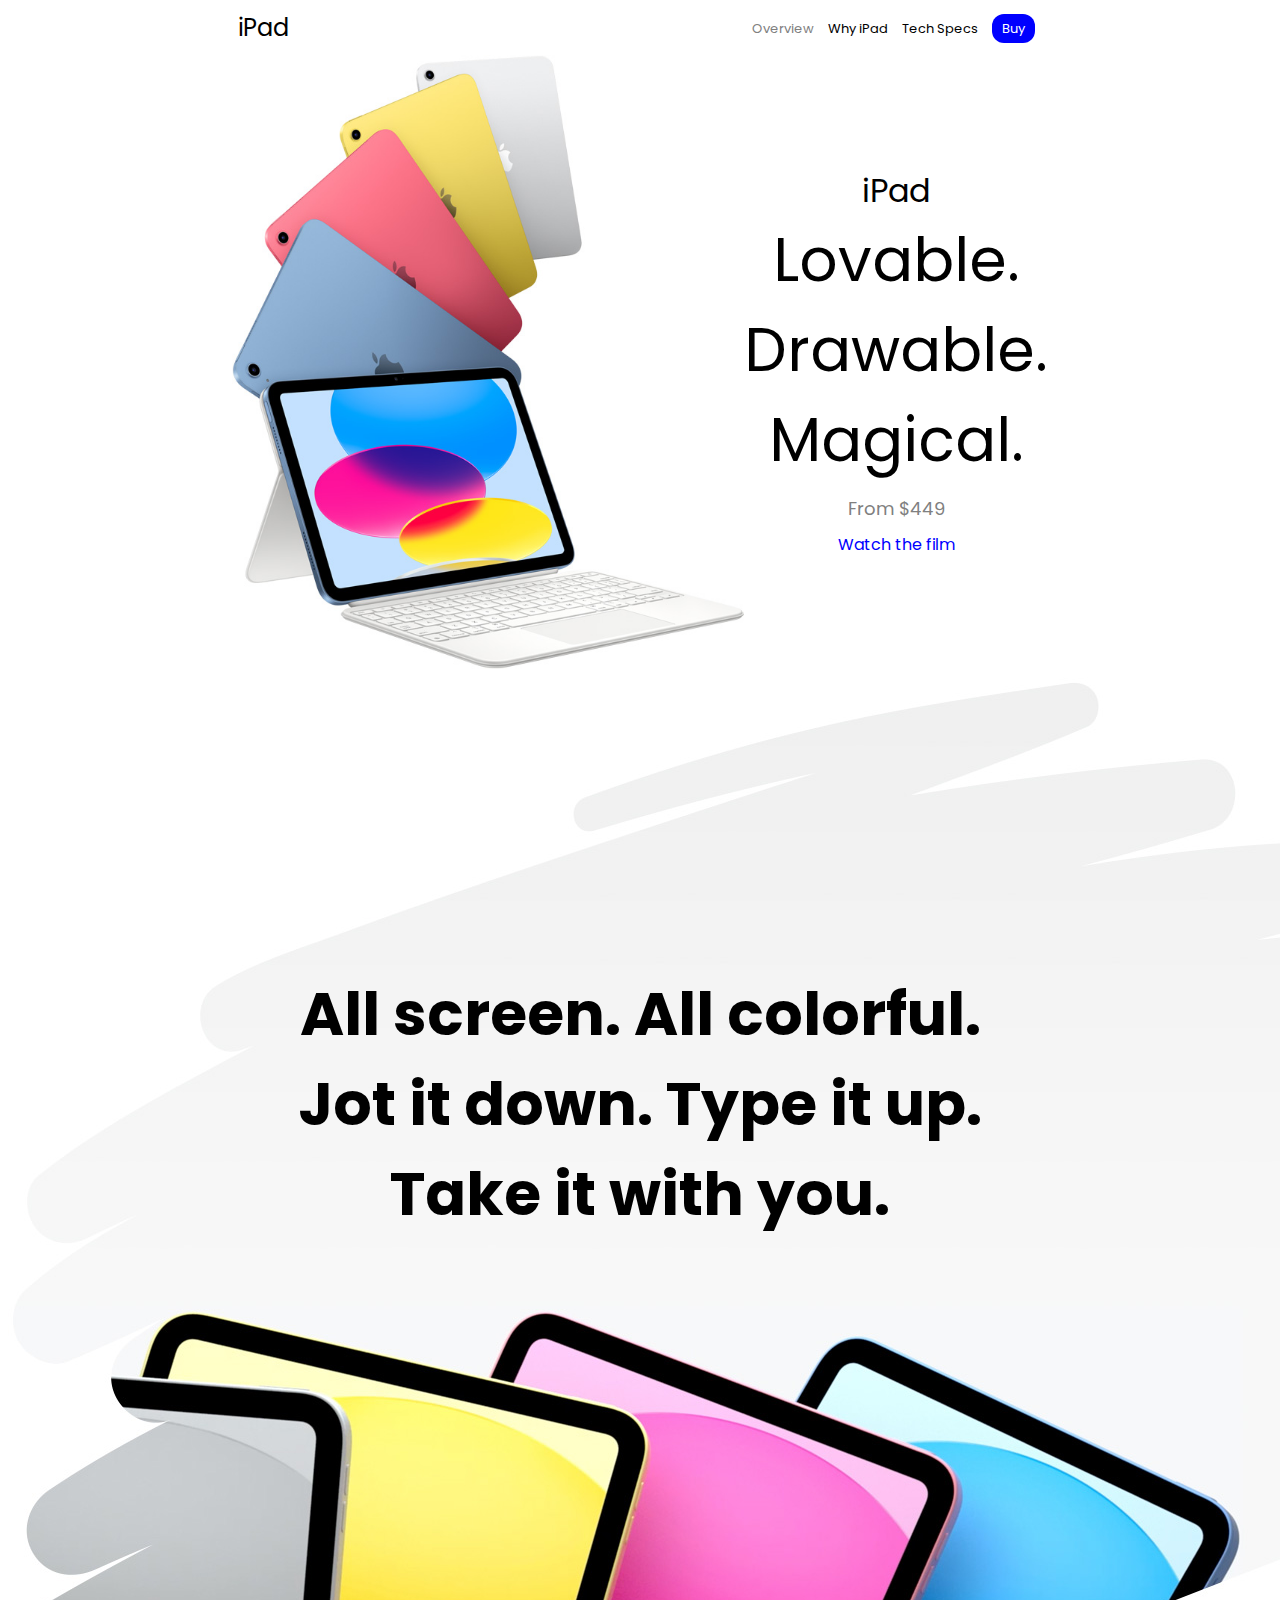
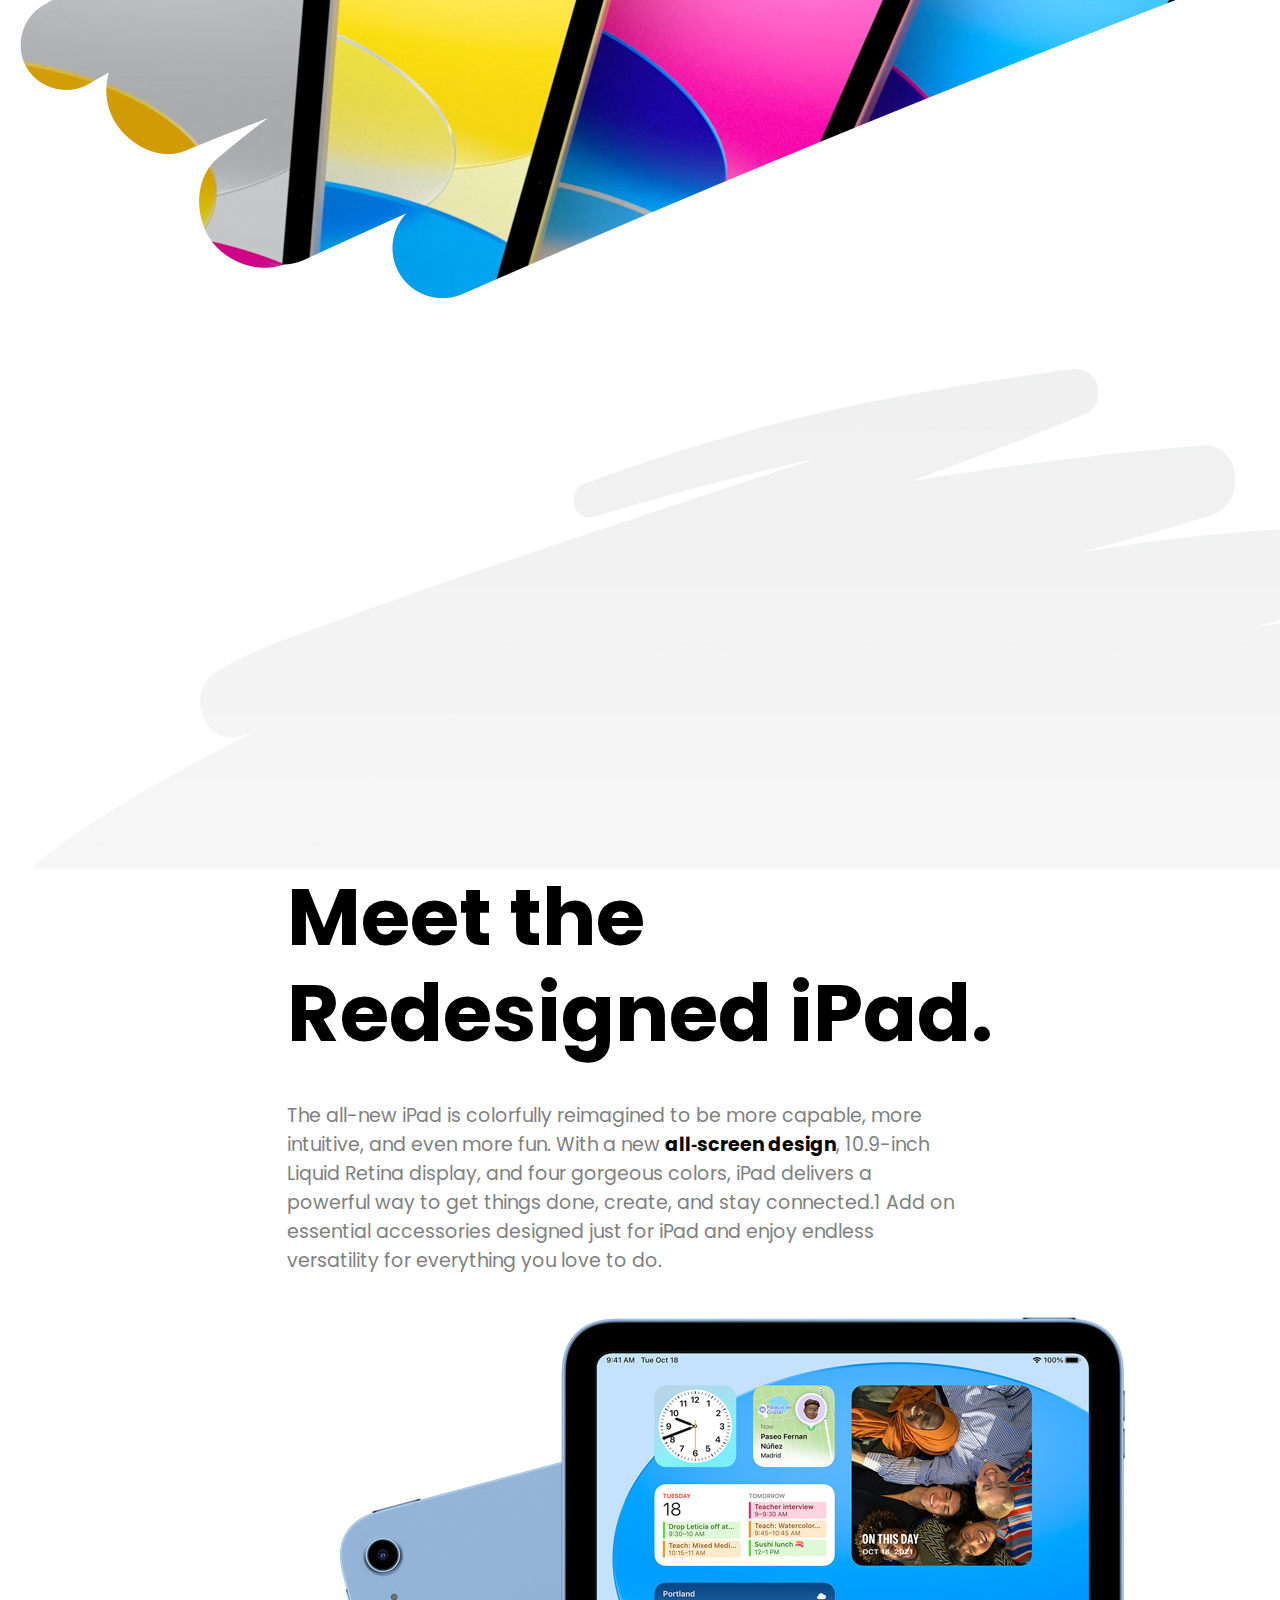
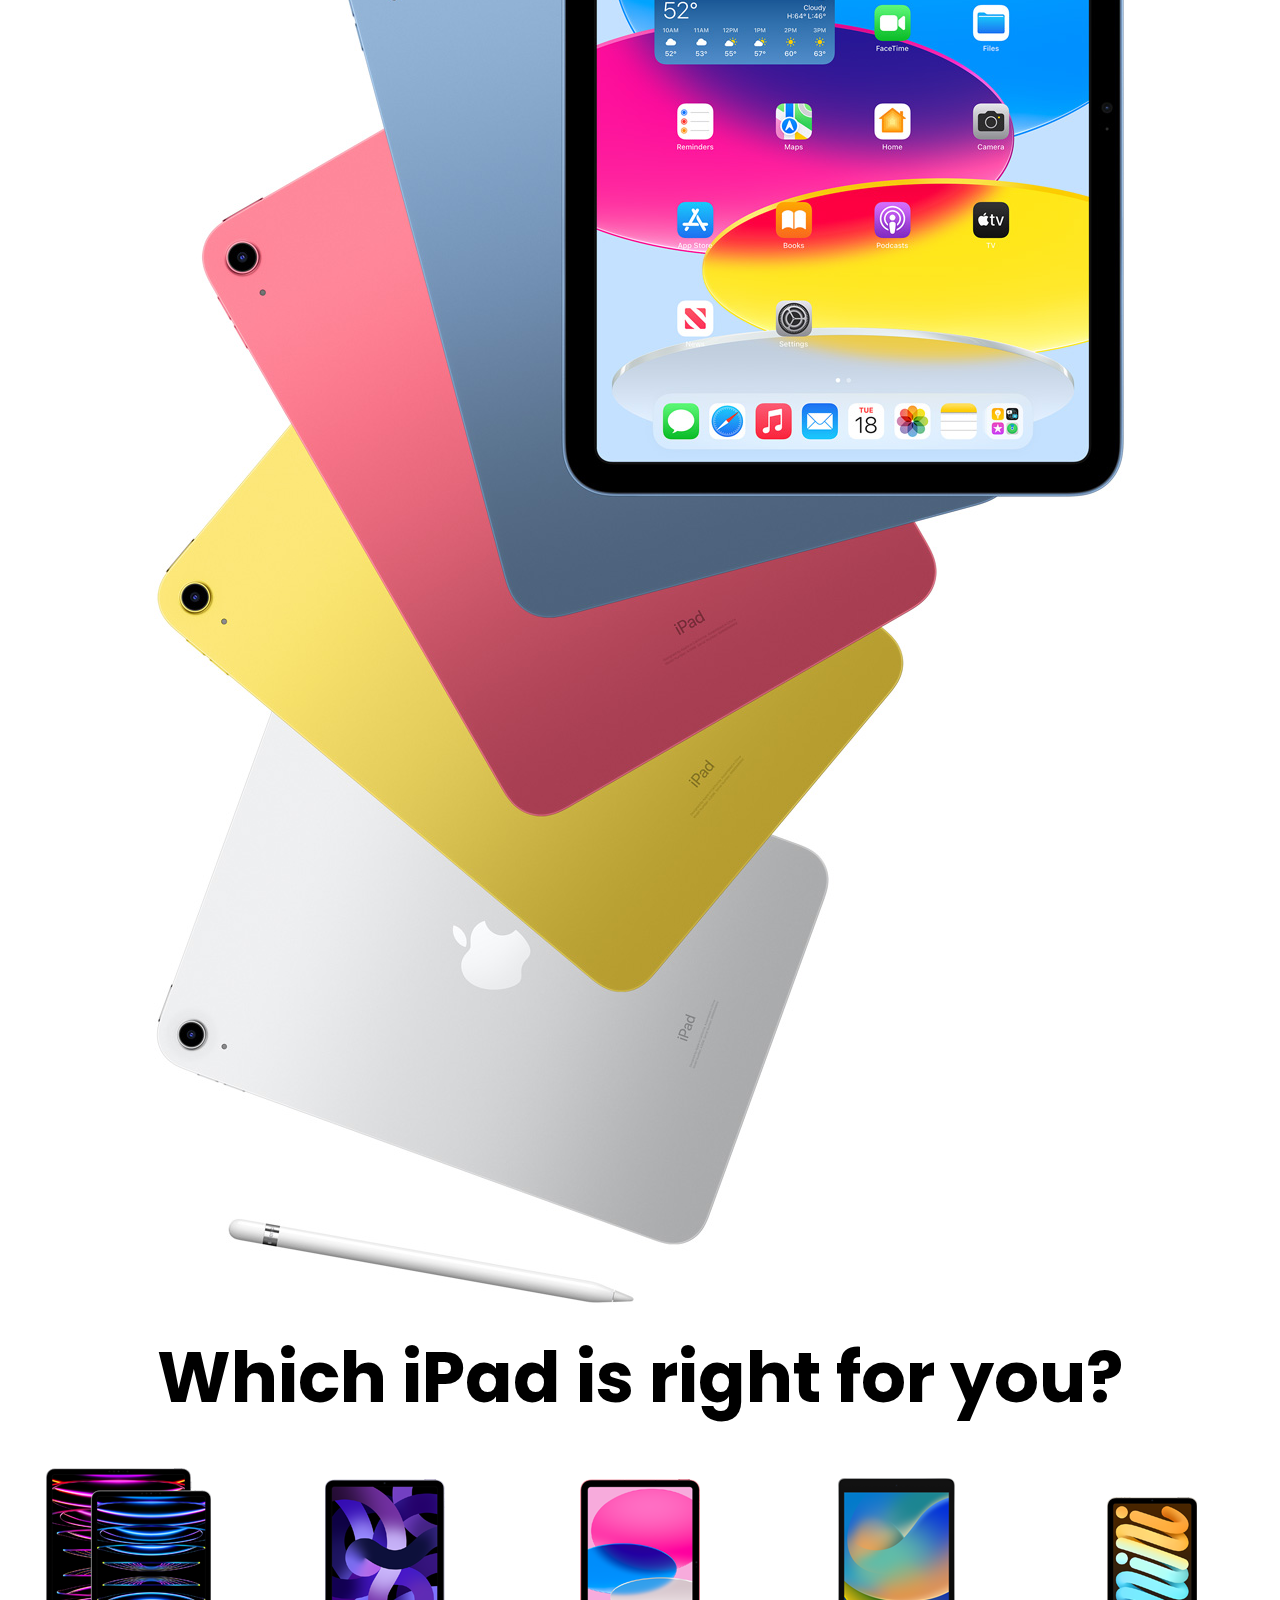
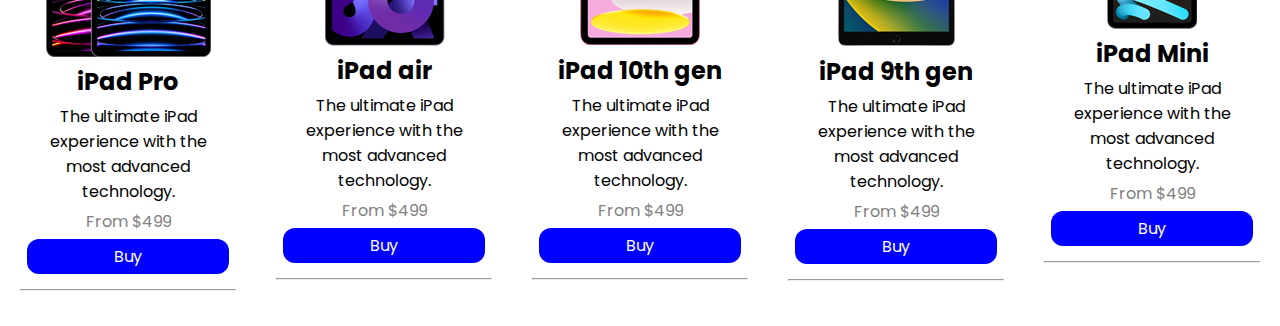
<file: iPad-website/index.html>
<!DOCTYPE html>
<html lang="en">
  <head>
    <meta charset="UTF-8" />
    <meta http-equiv="X-UA-Compatible" content="IE=edge" />
    <meta name="viewport" content="width=device-width, initial-scale=1.0" />
    <link rel="stylesheet" href="index.css" />
    <title>iPad</title>
  </head>
  <body>
    <div class="navbar">
      <h2 class="logo">iPad</h2>
      <div class="nav-links">
        <li class="link-holder">
          <a style="color: gray" href="" class="links">Overview</a>
        </li>
        <li class="link-holder"><a href="#why" class="links">Why iPad</a></li>
        <li class="link-holder"><a href="" class="links">Tech Specs</a></li>
        <li class="link-holder">
          <a href="#buy" class="links primary-btn">Buy</a>
        </li>
      </div>
    </div>
    <header class="showcase">
      <img src="./showcase.jpg" alt="hero" />
      <div class="hero-text">
        <h1>iPad</h1>
        <h1 class="big">Lovable.</h1>
        <h1 class="big">Drawable.</h1>
        <h1 class="big">Magical.</h1>
        <p style="color: gray">From $449</p>
        <a style="color: blue" href="">Watch the film</a>
      </div>
    </header>
    <section class="sec-2">
      <h1 class="big fh1">All screen. All colorful.</h1>
      <h1 class="big">Jot it down. Type it up.</h1>
      <h1 class="big">Take it with you.</h1>
    </section>
    <section id="why" class="sec-3">
      <div class="flex-center">
        <div>
          <h1>Meet the</h1>
          <h1>Redesigned iPad.</h1>
          <p>
            The all-new iPad is colorfully reimagined to be more capable,
            more<br />
            intuitive, and even more fun. With a new
            <b style="color: black">all‑screen design</b>, 10.9-inch<br />
            Liquid Retina display, and four gorgeous colors, iPad delivers a<br />
            powerful way to get things done, create, and stay connected.1 Add
            on<br />
            essential accessories designed just for iPad and enjoy endless<br />
            versatility for everything you love to do.
          </p>
        </div>
      </div>
      <div class="flex-center">
        <img src="./sec-3.jpg" alt="" />
      </div>
    </section>
    <section id="buy" class="sec-4">
      <h1>Which iPad is right for you?</h1>
      <div class="card-container">
        <div class="card">
          <img src="./ipad-pro.png" alt="" class="card-img" />
          <h2>iPad Pro</h2>
          <p>
            The ultimate iPad <br />
            experience with the <br />
            most advanced technology.
          </p>
          <p style="color: gray">From $499</p>
          <a href="" class="links primary-btn">Buy</a>

          <hr />
        </div>
        <div class="card">
          <img src="./ipad-air.png" alt="" class="card-img" />
          <h2>iPad air</h2>
          <p>
            The ultimate iPad <br />
            experience with the <br />
            most advanced technology.
          </p>
          <p style="color: gray">From $499</p>

          <a href="" class="links primary-btn">Buy</a>

          <hr />
        </div>
        <div class="card">
          <img src="./ipad10th.png" alt="" class="card-img" />
          <h2>iPad 10th gen</h2>
          <p>
            The ultimate iPad <br />
            experience with the <br />
            most advanced technology.
          </p>
          <p style="color: gray">From $499</p>

          <a href="" class="links primary-btn">Buy</a>

          <hr />
        </div>
        <div class="card">
          <img src="./ipad9th.png" alt="" class="card-img" />
          <h2>iPad 9th gen</h2>
          <p>
            The ultimate iPad <br />
            experience with the <br />
            most advanced technology.
          </p>
          <p style="color: gray">From $499</p>

          <a href="" class="links primary-btn">Buy</a>

          <hr />
        </div>
        <div class="card">
          <img src="./ipad-mini.png" alt="" class="card-img" />
          <h2>iPad Mini</h2>
          <p>
            The ultimate iPad <br />
            experience with the <br />
            most advanced technology.
          </p>
          <p style="color: gray">From $499</p>

          <a href="" class="links primary-btn">Buy</a>

          <hr />
        </div>
      </div>
    </section>
  </body>
</html>
</file>
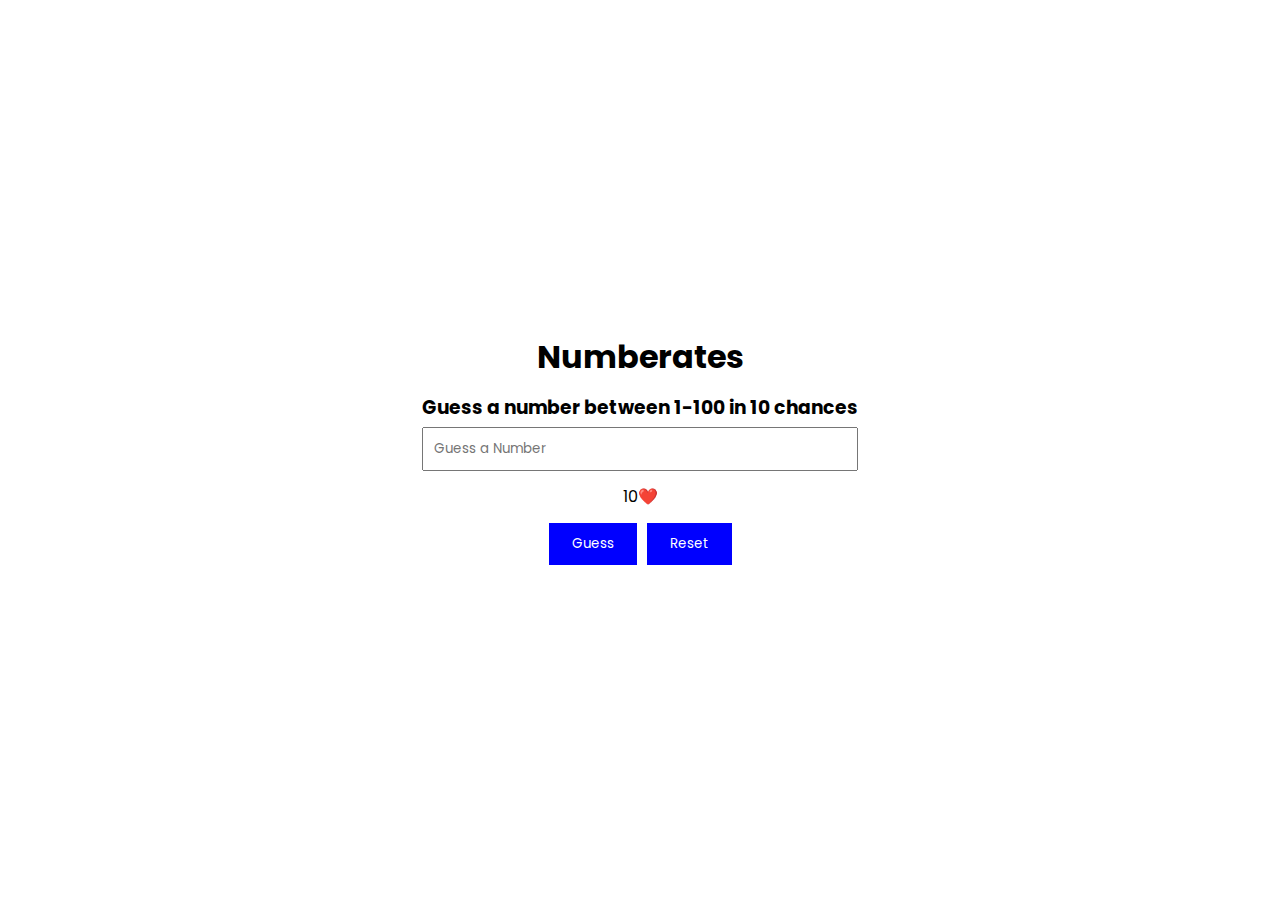
<file: Numberates/index.html>
<!DOCTYPE html>
<html lang="en">
  <head>
    <meta charset="UTF-8" />
    <meta http-equiv="X-UA-Compatible" content="IE=edge" />
    <meta name="viewport" content="width=device-width, initial-scale=1.0" />
    <title>Numberates</title>
    <link rel="stylesheet" href="index.css" />
  </head>
  <body>
    <div>
      <h1>Numberates</h1>
      <h3>Guess a number between 1-100 in 10 chances</h3>
      <input type="number" placeholder="Guess a Number" />
      <div class="output">
        <p class="chance">10❤️</p>
        <p class="msg"></p>
      </div>
      <div class="button-holder">
        <button onclick="check()">Guess</button>
        <button onclick="reset()">Reset</button>
      </div>
    </div>
    <script src="index.js"></script>
  </body>
</html>
</file>
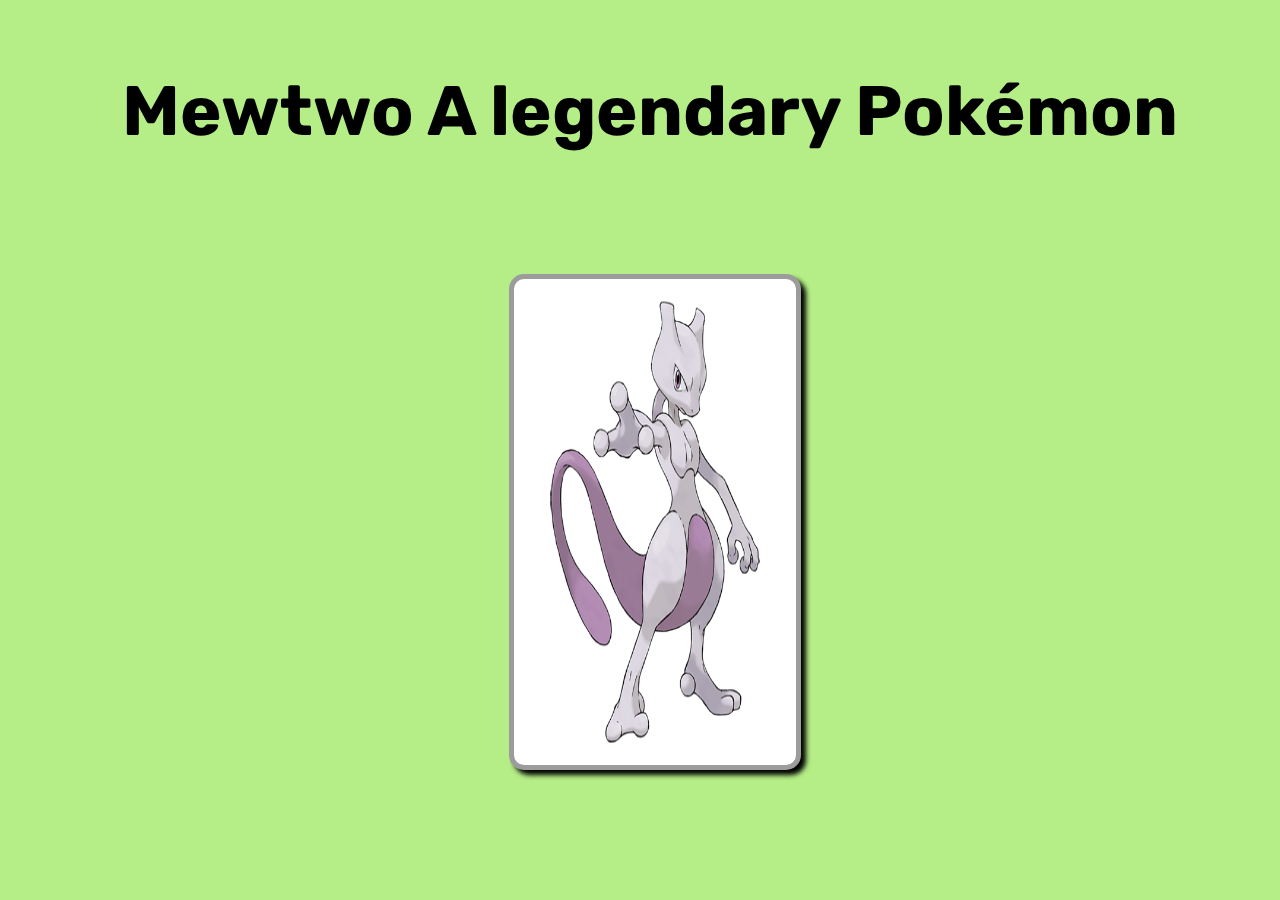
<file: Pokemon card/index.html>
<!DOCTYPE html>
<html lang="en">
  <head>
    <meta charset="UTF-8" />
    <meta http-equiv="X-UA-Compatible" content="IE=edge" />
    <meta name="viewport" content="width=device-width, initial-scale=1.0" />
    <title>Pokémon</title>
    <link rel="stylesheet" href="style.css" />
  </head>
  <body>
    <div class="content">
      <h1>Mewtwo A legendary Pokémon</h1>
      <div class="card">
        <div class="card-inner">
          <div class="card-front">
            <img src="1.png" alt="Mewtwo" width="100%" height="100%" />
          </div>
          <div class="card-back">
            <div class="bclr">
              <img src="1.png" alt="Mewtwo" width="50%" />
            </div>
            <div class="cont">
              <h2>Mewtwo</h2>
              <p>
                Mewtwo is a Psychic type Pokémon introduced in Generation 1. It
                is known as the Genetic Pokémon. Mewtwo has two Mega Evolutions,
                available from X & Y onwards.
              </p>
            </div>
            <div class="foot">
              <div>
                <h3>Type</h3>
                <p>Psychic</p>
              </div>
              <div>
                <h3>Abilities</h3>
                <p>Multitype</p>
              </div>
              <div>
                <h3>National No</h3>
                <p>150</p>
              </div>
            </div>
          </div>
        </div>
      </div>
    </div>
  </body>
</html>
</file>
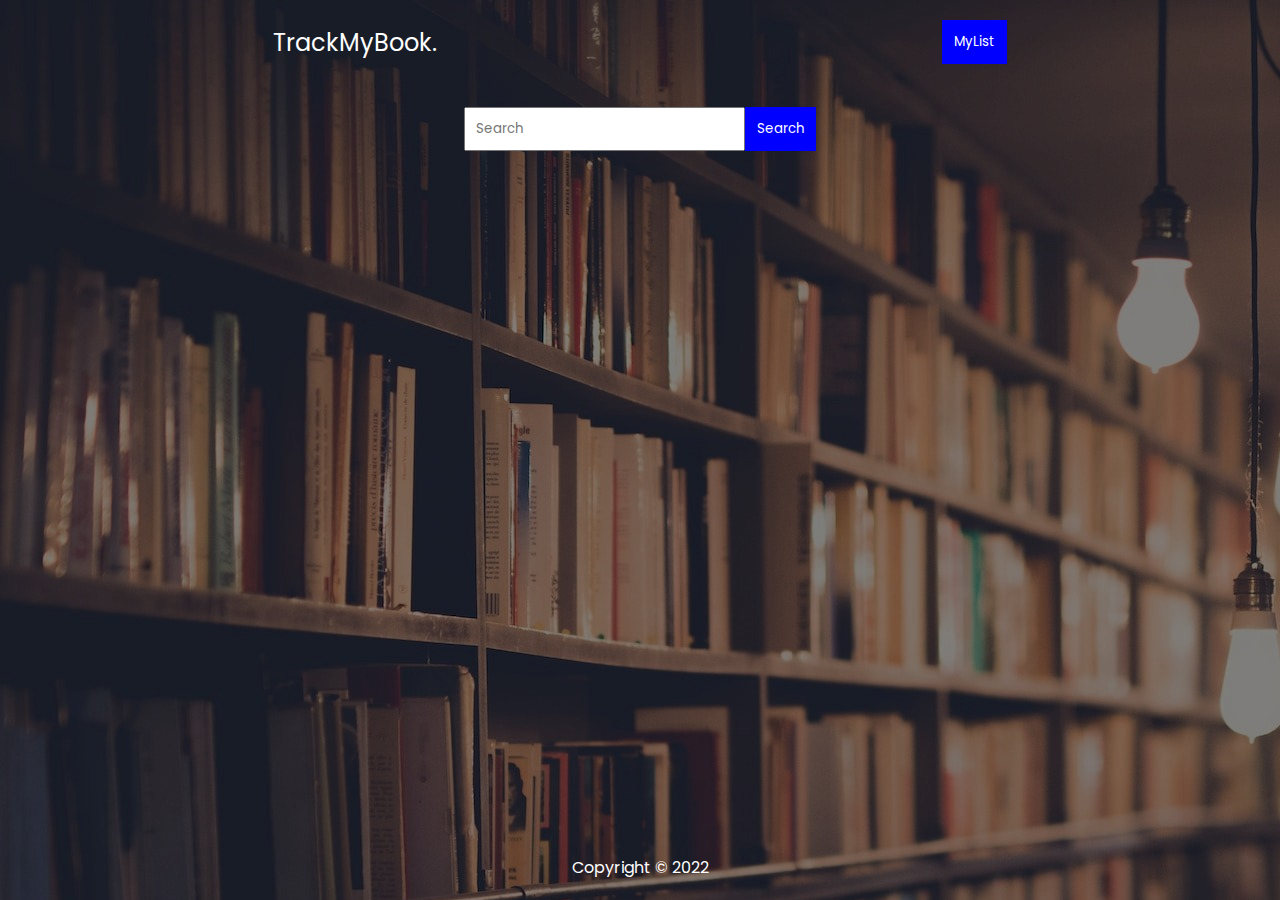
<file: Project-TrackMyBook/index.html>
<!DOCTYPE html>
<html lang="en">
  <head>
    <meta charset="UTF-8" />
    <meta http-equiv="X-UA-Compatible" content="IE=edge" />
    <meta name="viewport" content="width=device-width, initial-scale=1.0" />
    <title>TrackMyBook</title>
    <link rel="stylesheet" href="index.css" />
  </head>
  <body>
    <div class="navbar">
      <h2 onclick="window.location.href='/index.html'">TrackMyBook.</h2>
      <button onclick="window.location.href='/mylist.html'">MyList</button>
    </div>
    <div class="search-bar">
      <input class="book" type="text" placeholder="Search" />
      <button onclick="search()">Search</button>
    </div>
    <div class="books">
      <h1>Search Results</h1>
      <div class="book-container"></div>
    </div>
    <footer>Copyright &copy; 2022</footer>
    <script src="index.js"></script>
  </body>
</html>
</file>
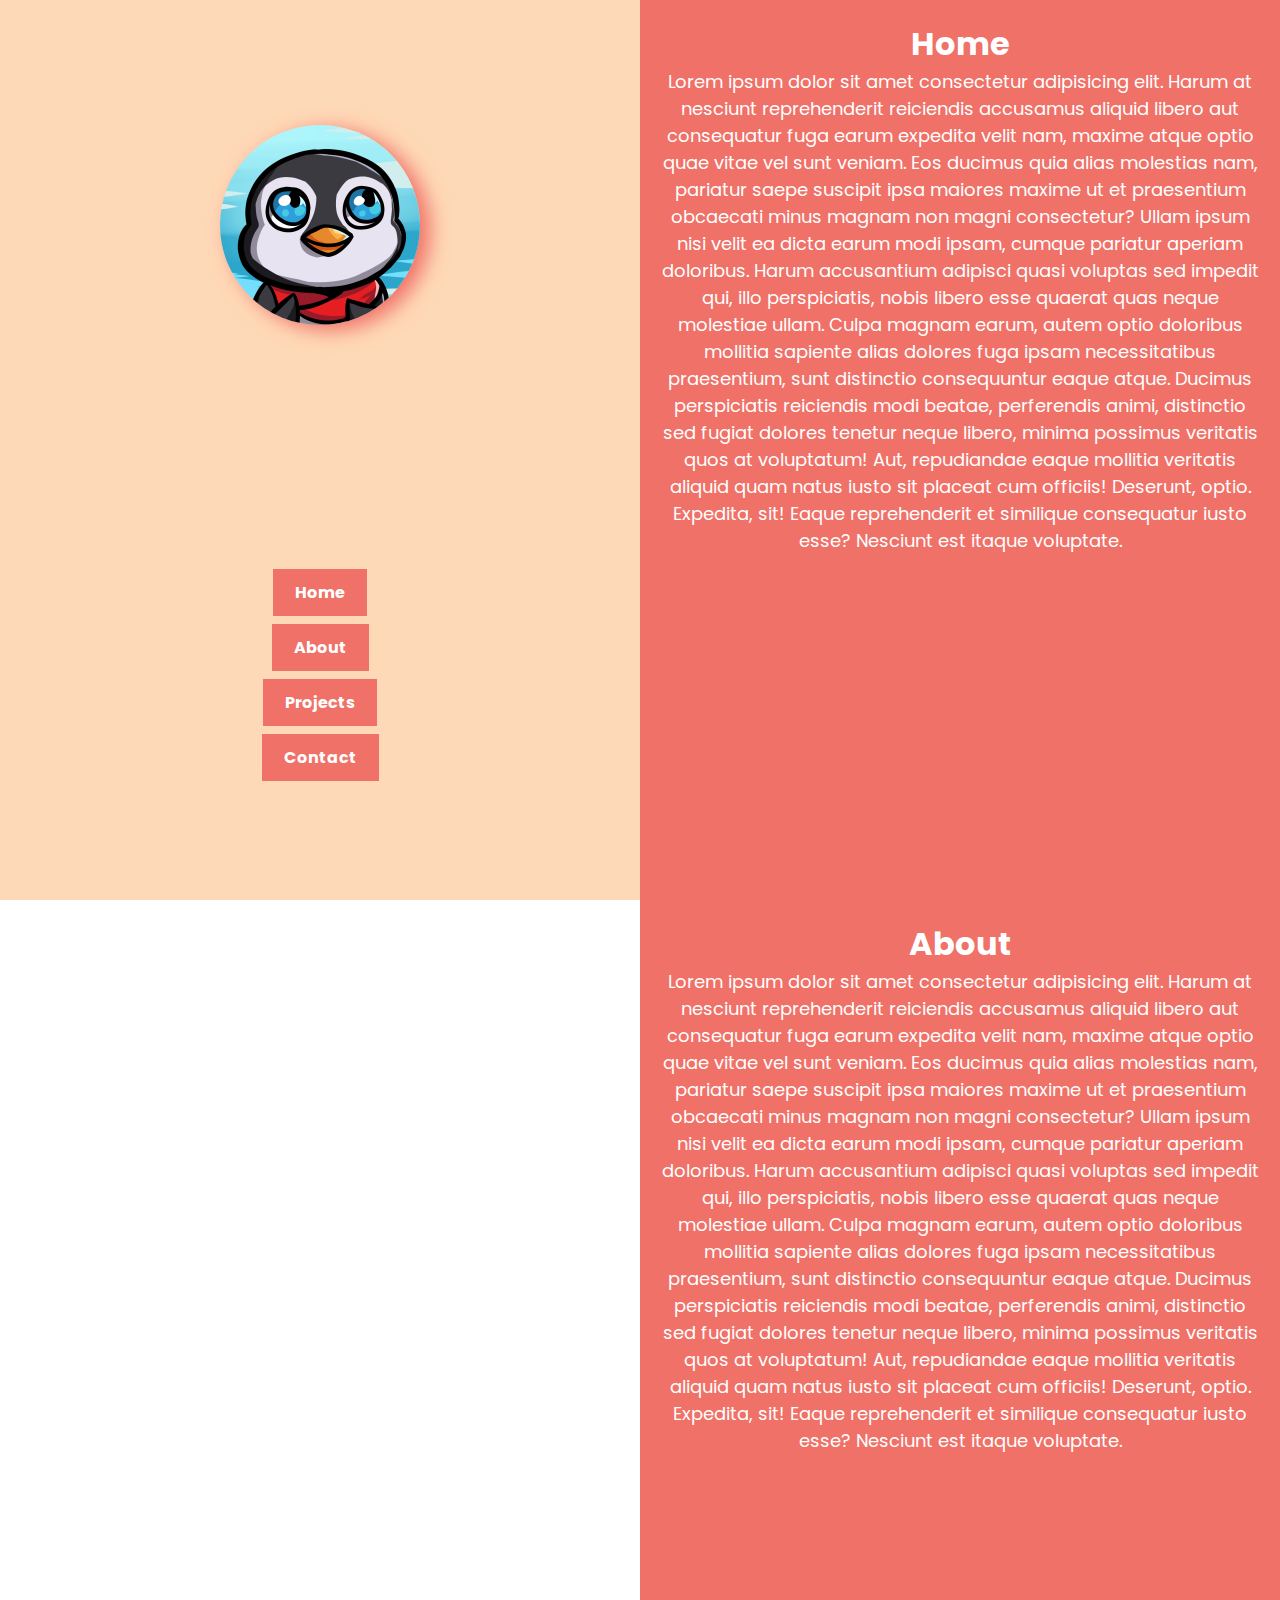
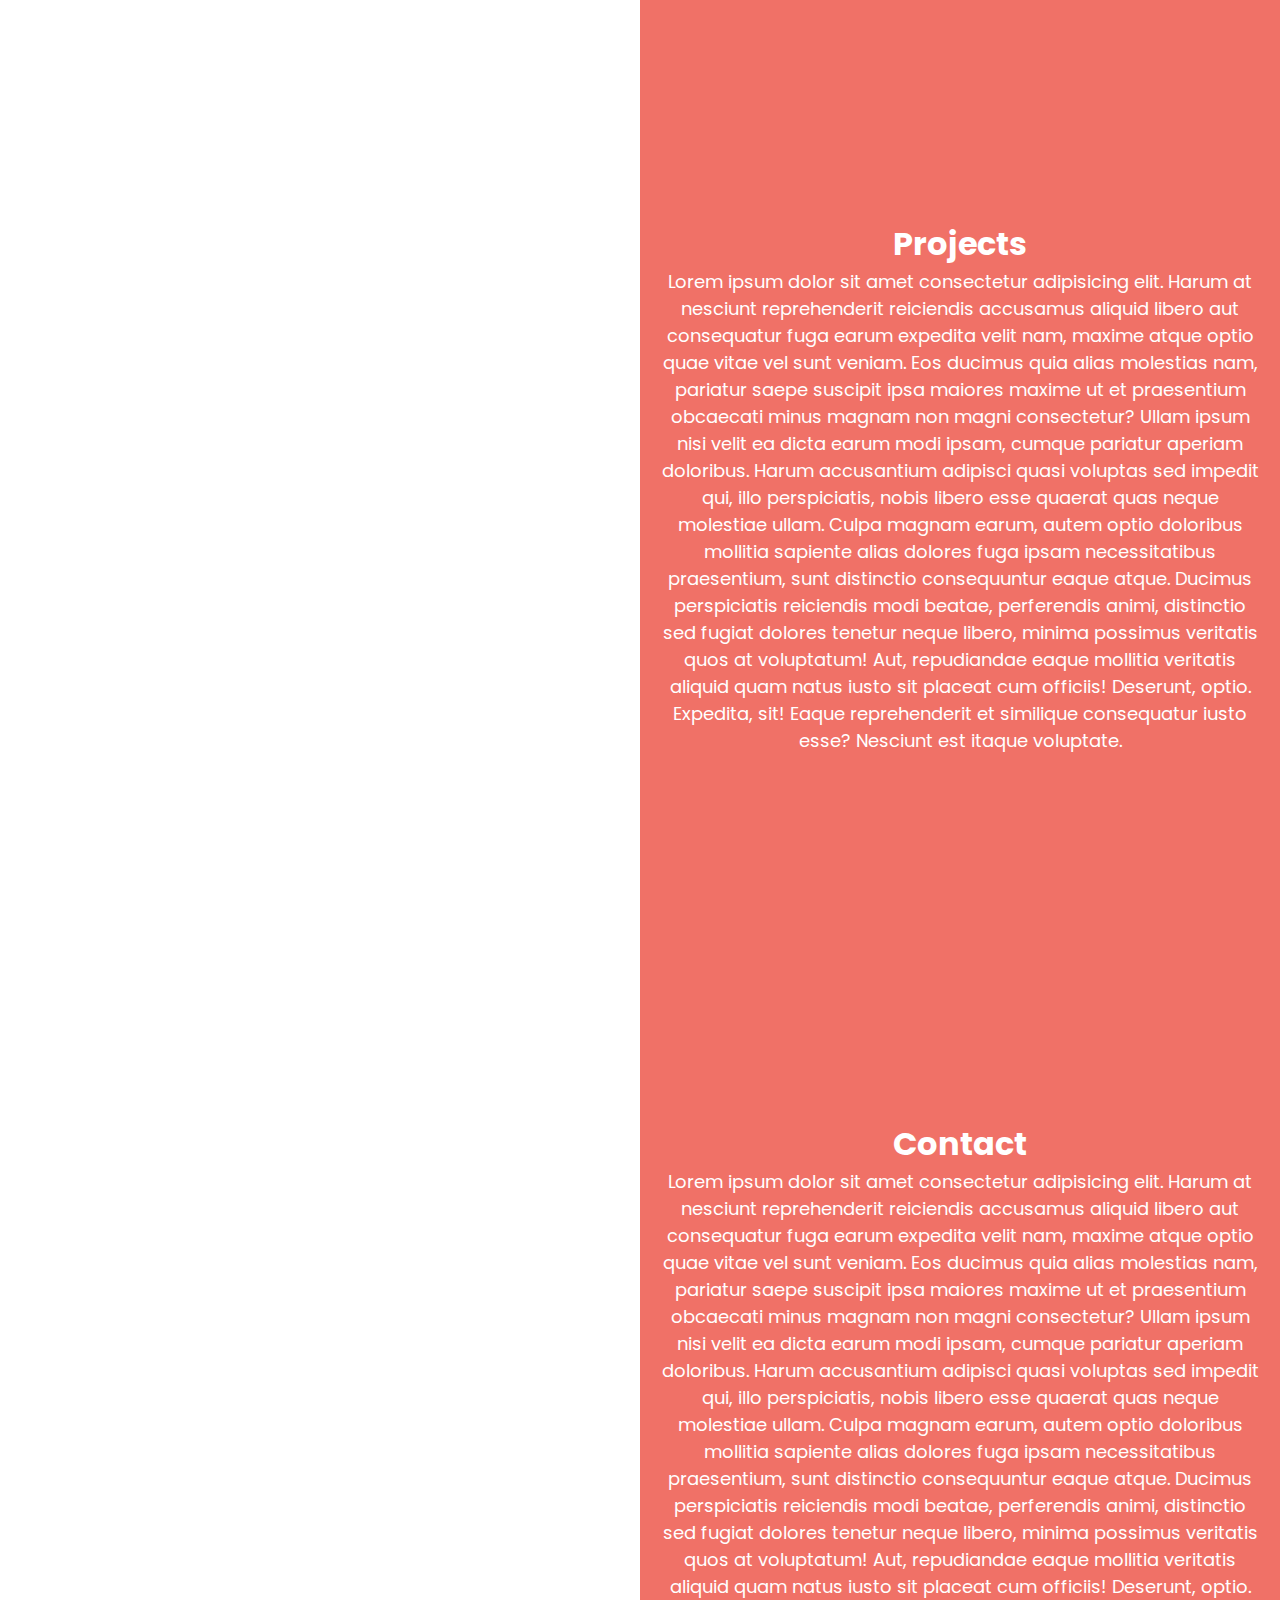
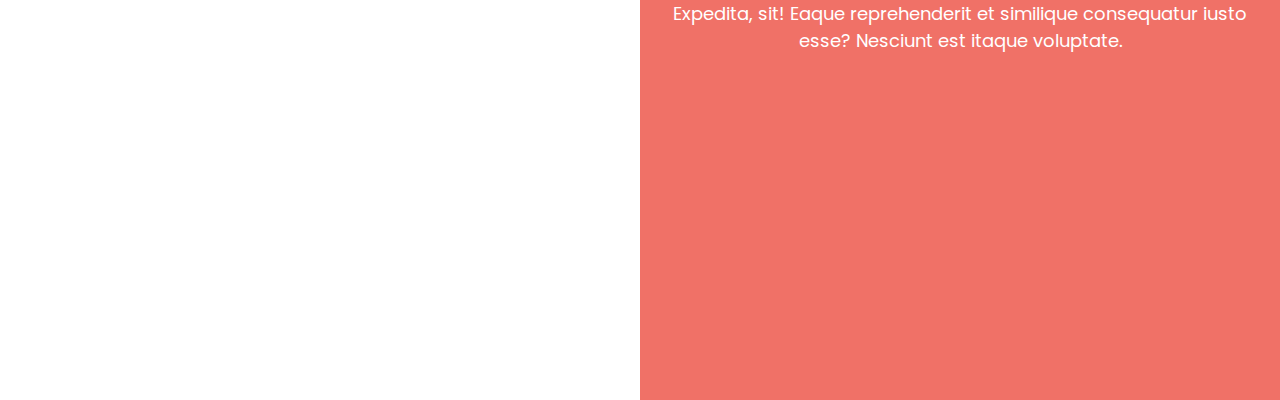
<file: scrolling-portfolio/index.html>
<!DOCTYPE html>
<html lang="en">
  <head>
    <meta charset="UTF-8" />
    <meta http-equiv="X-UA-Compatible" content="IE=edge" />
    <meta name="viewport" content="width=device-width, initial-scale=1.0" />
    <title>Portfolio</title>
    <link rel="stylesheet" href="index.css" />
    <link rel="stylesheet" href="https://unpkg.com/aos@next/dist/aos.css" />
  </head>
  <body>
    <div data-aos="fade-right" class="left container">
      <div class="img-container">
        <img class="profile" src="./profile.png" alt="profile" />
      </div>
      <div class="link-container">
        <li class="link-holder"><a href="#home" class="links">Home</a></li>
        <li class="link-holder"><a href="#about" class="links">About</a></li>
        <li class="link-holder">
          <a href="#projects" class="links">Projects</a>
        </li>
        <li class="link-holder">
          <a href="#contact" class="links">Contact</a>
        </li>
      </div>
    </div>
    <div class="container"></div>
    <div data-aos="fade-left" class="right container">
      <div id="home" class="box">
        <h1>Home</h1>
        <p>
          Lorem ipsum dolor sit amet consectetur adipisicing elit. Harum at
          nesciunt reprehenderit reiciendis accusamus aliquid libero aut
          consequatur fuga earum expedita velit nam, maxime atque optio quae
          vitae vel sunt veniam. Eos ducimus quia alias molestias nam, pariatur
          saepe suscipit ipsa maiores maxime ut et praesentium obcaecati minus
          magnam non magni consectetur? Ullam ipsum nisi velit ea dicta earum
          modi ipsam, cumque pariatur aperiam doloribus. Harum accusantium
          adipisci quasi voluptas sed impedit qui, illo perspiciatis, nobis
          libero esse quaerat quas neque molestiae ullam. Culpa magnam earum,
          autem optio doloribus mollitia sapiente alias dolores fuga ipsam
          necessitatibus praesentium, sunt distinctio consequuntur eaque atque.
          Ducimus perspiciatis reiciendis modi beatae, perferendis animi,
          distinctio sed fugiat dolores tenetur neque libero, minima possimus
          veritatis quos at voluptatum! Aut, repudiandae eaque mollitia
          veritatis aliquid quam natus iusto sit placeat cum officiis! Deserunt,
          optio. Expedita, sit! Eaque reprehenderit et similique consequatur
          iusto esse? Nesciunt est itaque voluptate.
        </p>
      </div>
      <div id="about" class="box">
        <h1>About</h1>
        <p>
          Lorem ipsum dolor sit amet consectetur adipisicing elit. Harum at
          nesciunt reprehenderit reiciendis accusamus aliquid libero aut
          consequatur fuga earum expedita velit nam, maxime atque optio quae
          vitae vel sunt veniam. Eos ducimus quia alias molestias nam, pariatur
          saepe suscipit ipsa maiores maxime ut et praesentium obcaecati minus
          magnam non magni consectetur? Ullam ipsum nisi velit ea dicta earum
          modi ipsam, cumque pariatur aperiam doloribus. Harum accusantium
          adipisci quasi voluptas sed impedit qui, illo perspiciatis, nobis
          libero esse quaerat quas neque molestiae ullam. Culpa magnam earum,
          autem optio doloribus mollitia sapiente alias dolores fuga ipsam
          necessitatibus praesentium, sunt distinctio consequuntur eaque atque.
          Ducimus perspiciatis reiciendis modi beatae, perferendis animi,
          distinctio sed fugiat dolores tenetur neque libero, minima possimus
          veritatis quos at voluptatum! Aut, repudiandae eaque mollitia
          veritatis aliquid quam natus iusto sit placeat cum officiis! Deserunt,
          optio. Expedita, sit! Eaque reprehenderit et similique consequatur
          iusto esse? Nesciunt est itaque voluptate.
        </p>
      </div>
      <div id="projects" class="box">
        <h1>Projects</h1>
        <p>
          Lorem ipsum dolor sit amet consectetur adipisicing elit. Harum at
          nesciunt reprehenderit reiciendis accusamus aliquid libero aut
          consequatur fuga earum expedita velit nam, maxime atque optio quae
          vitae vel sunt veniam. Eos ducimus quia alias molestias nam, pariatur
          saepe suscipit ipsa maiores maxime ut et praesentium obcaecati minus
          magnam non magni consectetur? Ullam ipsum nisi velit ea dicta earum
          modi ipsam, cumque pariatur aperiam doloribus. Harum accusantium
          adipisci quasi voluptas sed impedit qui, illo perspiciatis, nobis
          libero esse quaerat quas neque molestiae ullam. Culpa magnam earum,
          autem optio doloribus mollitia sapiente alias dolores fuga ipsam
          necessitatibus praesentium, sunt distinctio consequuntur eaque atque.
          Ducimus perspiciatis reiciendis modi beatae, perferendis animi,
          distinctio sed fugiat dolores tenetur neque libero, minima possimus
          veritatis quos at voluptatum! Aut, repudiandae eaque mollitia
          veritatis aliquid quam natus iusto sit placeat cum officiis! Deserunt,
          optio. Expedita, sit! Eaque reprehenderit et similique consequatur
          iusto esse? Nesciunt est itaque voluptate.
        </p>
      </div>
      <div id="contact" class="box">
        <h1>Contact</h1>
        <p>
          Lorem ipsum dolor sit amet consectetur adipisicing elit. Harum at
          nesciunt reprehenderit reiciendis accusamus aliquid libero aut
          consequatur fuga earum expedita velit nam, maxime atque optio quae
          vitae vel sunt veniam. Eos ducimus quia alias molestias nam, pariatur
          saepe suscipit ipsa maiores maxime ut et praesentium obcaecati minus
          magnam non magni consectetur? Ullam ipsum nisi velit ea dicta earum
          modi ipsam, cumque pariatur aperiam doloribus. Harum accusantium
          adipisci quasi voluptas sed impedit qui, illo perspiciatis, nobis
          libero esse quaerat quas neque molestiae ullam. Culpa magnam earum,
          autem optio doloribus mollitia sapiente alias dolores fuga ipsam
          necessitatibus praesentium, sunt distinctio consequuntur eaque atque.
          Ducimus perspiciatis reiciendis modi beatae, perferendis animi,
          distinctio sed fugiat dolores tenetur neque libero, minima possimus
          veritatis quos at voluptatum! Aut, repudiandae eaque mollitia
          veritatis aliquid quam natus iusto sit placeat cum officiis! Deserunt,
          optio. Expedita, sit! Eaque reprehenderit et similique consequatur
          iusto esse? Nesciunt est itaque voluptate.
        </p>
      </div>
    </div>
    <script src="https://unpkg.com/aos@next/dist/aos.js"></script>
    <script>
      AOS.init();
    </script>
  </body>
</html>
</file>
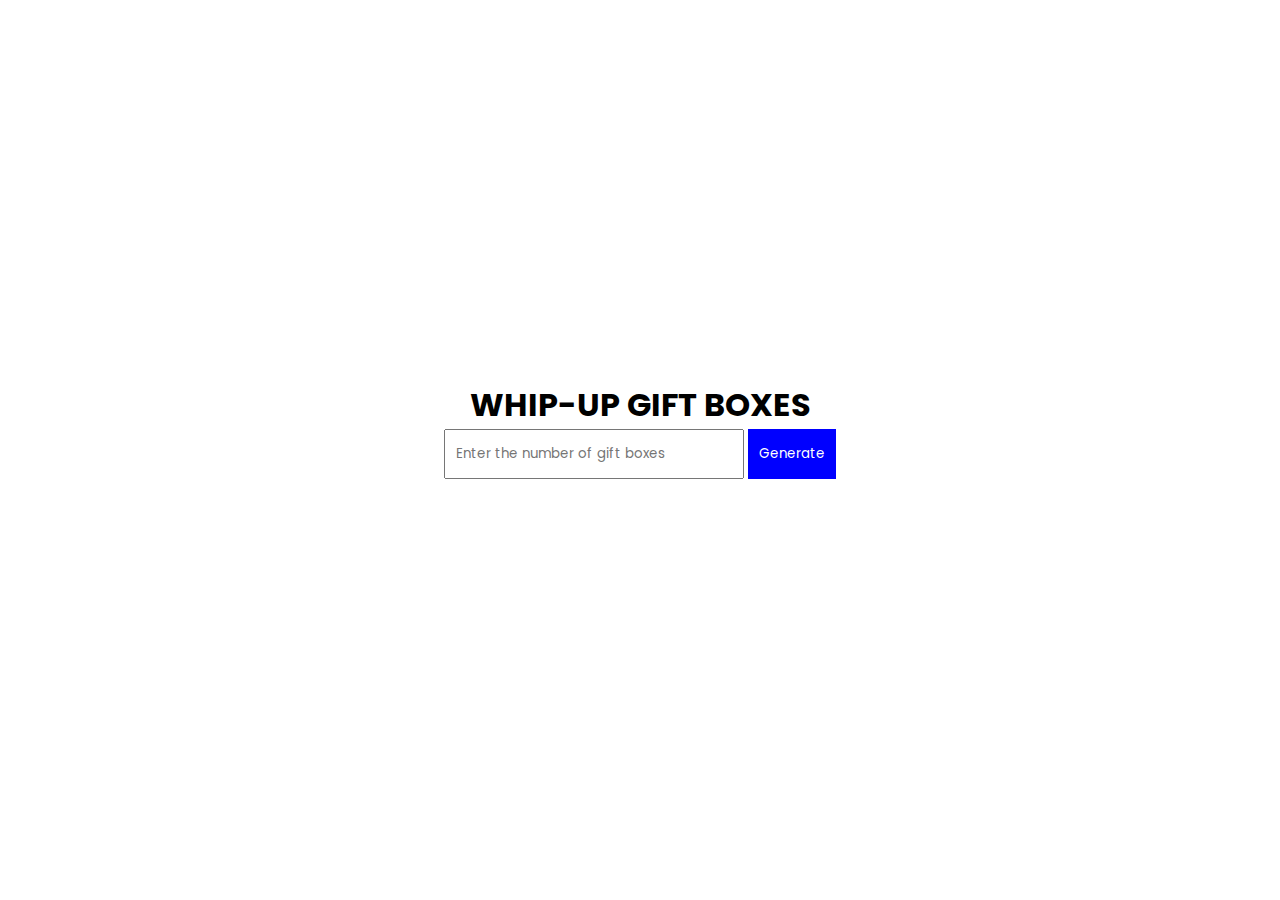
<file: Whip up gift boxes/index.html>
<!DOCTYPE html>
<html lang="en">
  <head>
    <meta charset="UTF-8" />
    <meta http-equiv="X-UA-Compatible" content="IE=edge" />
    <meta name="viewport" content="width=device-width, initial-scale=1.0" />
    <title>Gift Boxes</title>
    <link rel="stylesheet" href="index.css" />
  </head>
  <body>
    <div class="form">
      <h1>WHIP-UP GIFT BOXES</h1>
      <div>
        <input
          class="num"
          type="number"
          placeholder="Enter the number of gift boxes"
        />
        <button onclick="handleSubmit()">Generate</button>
      </div>
    </div>
    <div class="gifts"></div>
    <script src="./script.js"></script>
  </body>
</html>
</file>
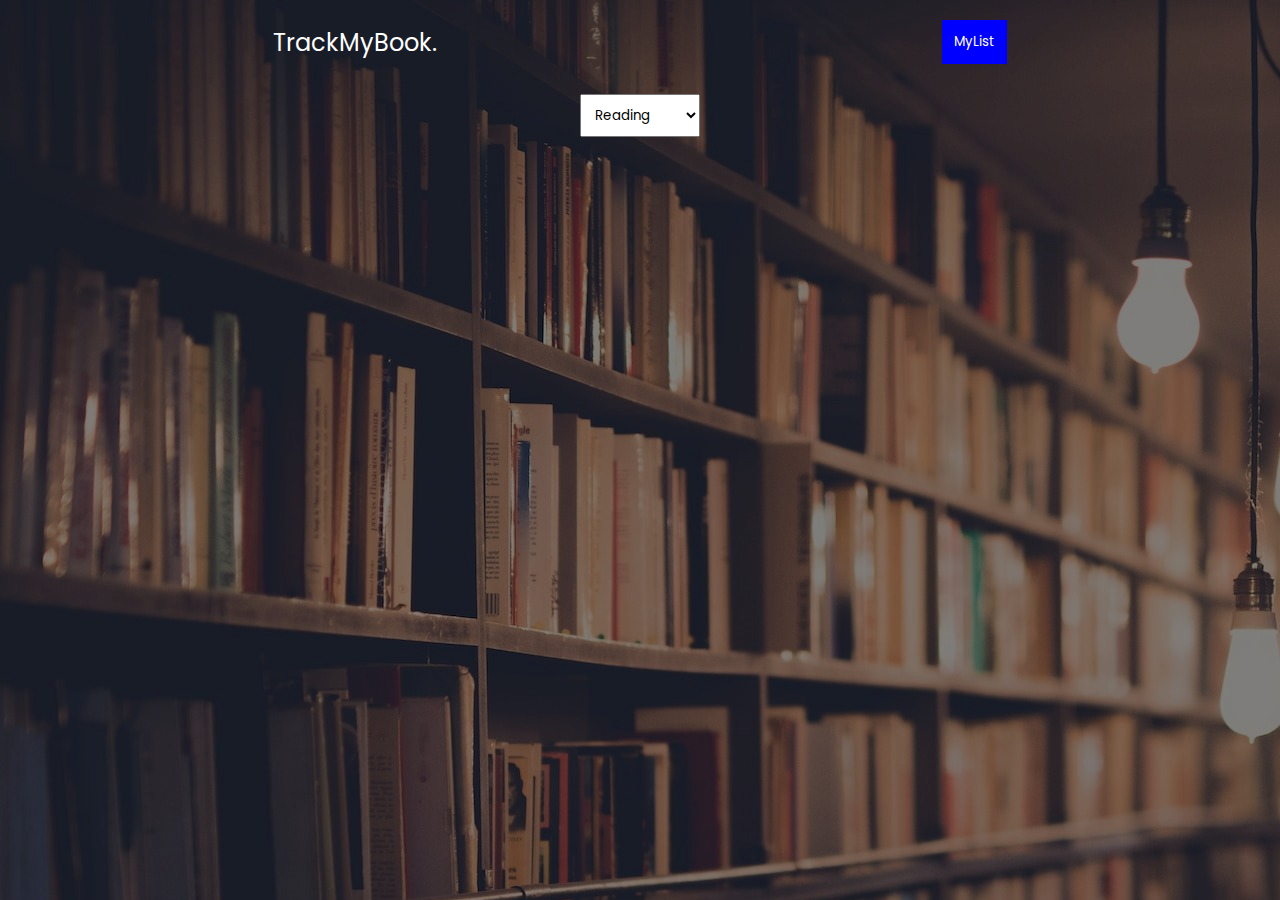
<file: Project-TrackMyBook/mylist.html>
<!DOCTYPE html>
<html lang="en">
  <head>
    <meta charset="UTF-8" />
    <meta http-equiv="X-UA-Compatible" content="IE=edge" />
    <meta name="viewport" content="width=device-width, initial-scale=1.0" />
    <title>TrackMyBook | MyList</title>
    <link rel="stylesheet" href="index.css" />
  </head>
  <body>
    <div class="navbar">
      <h2 onclick="window.location.href='/index.html'">TrackMyBook.</h2>
      <button>MyList</button>
    </div>
    <div class="select">
      <select name="" id="">
        <option value="Reading">Reading</option>
        <option value="Completed">Completed</option>
      </select>
    </div>
    <div class="book-list"></div>
    <script src="mylist.js"></script>
  </body>
</html>
</file>
<file: iPad-website/index.css>
@import url("https://fonts.googleapis.com/css2?family=Poppins:wght@300;400;500;600;700&display=swap");
* {
  margin: 0;
  padding: 0;
  box-sizing: border-box;
  scroll-behavior: smooth;
  font-family: "Poppins", sans-serif;
}

.navbar {
  display: flex;
  align-items: center;
  justify-content: space-around;
  padding: 10px;
}
.logo {
  font-weight: normal;
}

li {
  list-style: none;
}

a {
  text-decoration: none;
}

.nav-links {
  display: flex;
}

.links {
  margin: 0 7px;
  font-size: 13px;
  color: black;
}

.primary-btn {
  padding: 5px 10px;
  color: white;
  background: blue;
  border-radius: 12px;
}

.showcase {
  display: flex;
  width: 100%;
  align-items: center;
  justify-content: center;
}

.showcase img {
  width: 40%;
}

.hero-text {
  text-align: center;
}

.hero-text h1 {
  font-weight: normal;
}

.big {
  font-size: 60px;
}

.hero-text p {
  margin: 10px 0;
  font-size: 18px;
}

.sec-2 {
  background: url("./second\ bg.jpg");
  width: 100%;
  height: 200vh;
  display: flex;
  flex-direction: column;
  align-items: center;
}

.sec-2 .fh1 {
  margin-top: 300px;
}

.sec-3 h1 {
  font-size: 80px;
  line-height: 1.2;
}

.sec-3 p {
  font-size: 19px;
  margin: 40px 0;
  color: gray;
}

.flex-center {
  width: 100%;
  display: flex;
  align-items: center;
  justify-content: center;
}

.sec-4 h1 {
  text-align: center;
  margin-top: 20px;
  font-size: 70px;
}

.card-container {
  display: flex;
  align-items: center;
  justify-content: center;
}

.card {
  margin: 35px 20px;
  text-align: center;
}

.card p {
  margin: 5px 0;
}

.sec-4 a {
  font-size: 16px;
  margin-bottom: 15px;
  display: block;
}
</file>
<file: Numberates/index.css>
@import url("https://fonts.googleapis.com/css2?family=Poppins:wght@300;400;500;600;700&display=swap");
* {
  margin: 0;
  padding: 0;
  box-sizing: border-box;
  font-family: "Poppins", sans-serif;
}

body {
  height: 100vh;
  width: 100vw;
  display: flex;
  align-items: center;
  justify-content: center;
}

h1 {
  text-align: center;
}

body div {
  line-height: 2;
}

input {
  padding: 10px;
  width: 100%;
}

.button-holder {
  width: 100%;
  display: flex;
  align-items: center;
  justify-content: center;
  margin: 10px 0;
}

button {
  margin: 0 5px;
  padding: 10px 22px;
  border: 1px solid blue;
  background: blue;
  color: white;
  transition: all 0.3s;
  cursor: pointer;
}

button:hover {
  background: white;
  color: blue;
}

.output {
  margin: 10px 0;
  width: 100%;
  display: flex;
  flex-direction: column;
  align-items: center;
  justify-content: center;
}
</file>
<file: Pokemon card/style.css>
@import url("https://fonts.googleapis.com/css2?family=Rubik:wght@300;400&display=swap");
* {
	padding: 0px;
	margin: 0px;
	font-family: "Rubik", sans-serif;
}
body {
	background-color: rgb(181, 238, 135);
	overflow: hidden;
}
h1 {
	font-size: 70px;
}
.content {
	height: 90vh;
	width: 100vw;
	padding: 10px;
	display: flex;
	flex-direction: column;
	justify-content: space-around;
	align-items: center;
}
.card {
	background-color: transparent;
	width: 22%;
	height: 60%;
	border-radius: 15px;
}
.card-inner {
	height: 100%;
	width: 100%;
	text-align: center;
	transition: transform 0.8s;
	transform-style: preserve-3d;
	position: relative;
}
.card-inner:hover {
	transform: rotateY(180deg);
}
.card-front,
.card-back {
	height: 100%;
	width: 100%;
	position: absolute;
	backface-visibility: hidden;
	border-radius: 15px;
	border: 5px solid rgb(156, 156, 156);
	box-shadow: 5px 5px 5px rgb(0, 0, 0);
}
.card-front {
	background-color: rgb(255, 255, 255);
	color: white;
}
.card-back {
	background-color: rgb(255, 255, 255);
	color: black;
	transform: rotateY(180deg);
	display: flex;
	flex-direction: column;
	justify-content: space-between;
	padding: 5px;
}
.bclr {
	padding: 50px;
	border-top-left-radius: 10px;
	border-top-right-radius: 10px;
	background-image: linear-gradient(
		to right,
		rgb(255, 193, 58),
		rgb(255, 210, 125)
	);
	height: 10%;
}
.cont {
	padding: 10px 40px;
}
.foot {
	background-color: black;
	color: white;
	padding: 10px;
	border-bottom-left-radius: 10px;
	border-bottom-right-radius: 10px;
	display: flex;
	justify-content: space-around;
}
</file>
<file: Project-TrackMyBook/index.css>
@import url("https://fonts.googleapis.com/css2?family=Poppins:wght@300;400;500;600;700&display=swap");
* {
  margin: 0;
  padding: 0;
  box-sizing: border-box;
  font-family: "Poppins", sans-serif;
  overflow-x: hidden;
}

body {
  background: url("./bg.jpg") no-repeat;
}

.navbar {
  padding: 20px;
  display: flex;
  align-items: center;
  width: 100%;
  justify-content: space-around;
  background: transparent;
  color: white;
}

.navbar h2 {
  font-weight: normal;
  cursor: pointer;
}

.search-bar {
  display: flex;
  align-items: center;
  justify-content: center;
  width: 100vw;
  height: 10vh;
  padding: 20px;
  overflow: hidden;
}

.search-bar input {
  padding: 10px;
}

button {
  padding: 10px;
  background: blue;
  color: white;
  border: 2px solid blue;
  cursor: pointer;
  transition: all 0.3s;
}

.search-bar button:hover {
  background: white;
  color: blue;
}

.books {
  display: none;
}

.books {
  padding: 20px;
  height: auto;
}

.books h1 {
  text-align: center;
  color: white;
}

.book-container {
  display: flex;
  flex-wrap: wrap;
  align-items: center;
  justify-content: center;
}

.book-card {
  padding: 10px;
  max-width: 150px;
  margin: 10px;
  box-shadow: rgba(0, 0, 0, 0.35) 0px 5px 15px;
  background: white;
}
.book-title {
  font-size: 16px;
  font-weight: bold;
}

.book-card button {
  margin: 5px 0;
}

.book-list {
  padding: 20px;
  display: flex;
  align-items: center;
  justify-content: center;
  flex-wrap: wrap;
}

.list-card {
  display: flex;
  justify-content: space-between;
  width: 45%;
  padding: 10px;
  box-shadow: rgba(0, 0, 0, 0.35) 0px 5px 15px;
  margin: 5px;
  background: white;
}

@media (max-width: 768px) {
  .list-card {
    width: 100%;
  }
}

.list-card input {
  padding: 5px;
  width: 100%;
}

.progress {
  background: blue;
  height: 10px;
  border: 1px solid black;
}

.progress-container {
  width: 100%;
  border: 1px solid black;
  margin: 5px 0;
}

.random h1 {
  text-align: center;
}

footer {
  position: absolute;
  bottom: 0;
  width: 100%;
  left: 0;
  background: transparent;
  padding: 20px;
  text-align: center;
  color: white;
}

.pos-footer {
  position: unset !important;
}

.list-btns button {
  padding: 5px 10px;
  margin: 2px 2px;
}

.list-btns .red {
  background: red;
  border: 2px solid red;
}

.list-btns .red:hover {
  background: white;
  color: red;
}

select {
  padding: 10px;
}

.select {
  display: flex;
  align-items: center;
  justify-content: center;
  padding-top: 10px;
}
</file>
<file: scrolling-portfolio/index.css>
@import url("https://fonts.googleapis.com/css2?family=Poppins:wght@300;400;500;600;700&display=swap");

* {
  margin: 0;
  padding: 0;
  box-sizing: border-box;
  font-family: "Poppins", sans-serif;
}

html {
  scroll-behavior: smooth;
}

body {
  display: flex;
  overflow: hidden;
  flex-wrap: wrap;
}

li {
  list-style: none;
}

.container {
  width: 50vw;
  height: 100vh;
}

.left {
  background: #fed9b7;
  position: fixed;
}

.right {
  background: #f07167;
}

.img-container {
  display: flex;
  justify-content: center;
  align-items: center;
  height: 50%;
}

.profile {
  height: 200px;
  border-radius: 50%;
  box-shadow: 10px 5px 20px #f07167;
}

.link-container {
  height: 50%;
  display: flex;
  align-items: center;
  justify-content: center;
  flex-direction: column;
}

.links {
  padding: 10px 20px;
  background: #f07167;
  color: white;
  font-weight: bold;
  text-decoration: none;
  border: 2px solid #f07167;
  transition: all 0.3s;
}

.links:hover {
  color: #f07167;
  background: white;
}

.link-holder {
  margin: 15px 0;
}

.box {
  height: 100vh;
  background: #f07167;
  padding: 20px;
  color: white;
}

.box {
  text-align: center;
}

.box p {
  font-size: 18px;
}
</file>
<file: Whip up gift boxes/index.css>
@import url("https://fonts.googleapis.com/css2?family=Poppins:wght@300;400;500;600;700&display=swap");
* {
  margin: 0;
  padding: 0;
  box-sizing: border-box;
  font-family: "Poppins", sans-serif;
}

body {
  min-height: 100vh;
  width: 100vw;
  display: flex;
  align-items: center;
  justify-content: center;
  flex-direction: column;
}

input {
  padding: 10px;
  min-width: 300px;
  min-height: 50px;
}

h1 {
  text-align: center;
}

button {
  padding: 10px;
  background: blue;
  color: white;
  height: 50px;
  border: 1px solid blue;
}

.form {
  height: 50%;
  width: 100%;
  display: flex;
  align-items: center;
  justify-content: center;
  flex-direction: column;
  padding: 20px;
}

.gifts {
  min-height: 50%;
  padding: 20px;
}

.gifts img {
  height: 50px;
}
</file>
